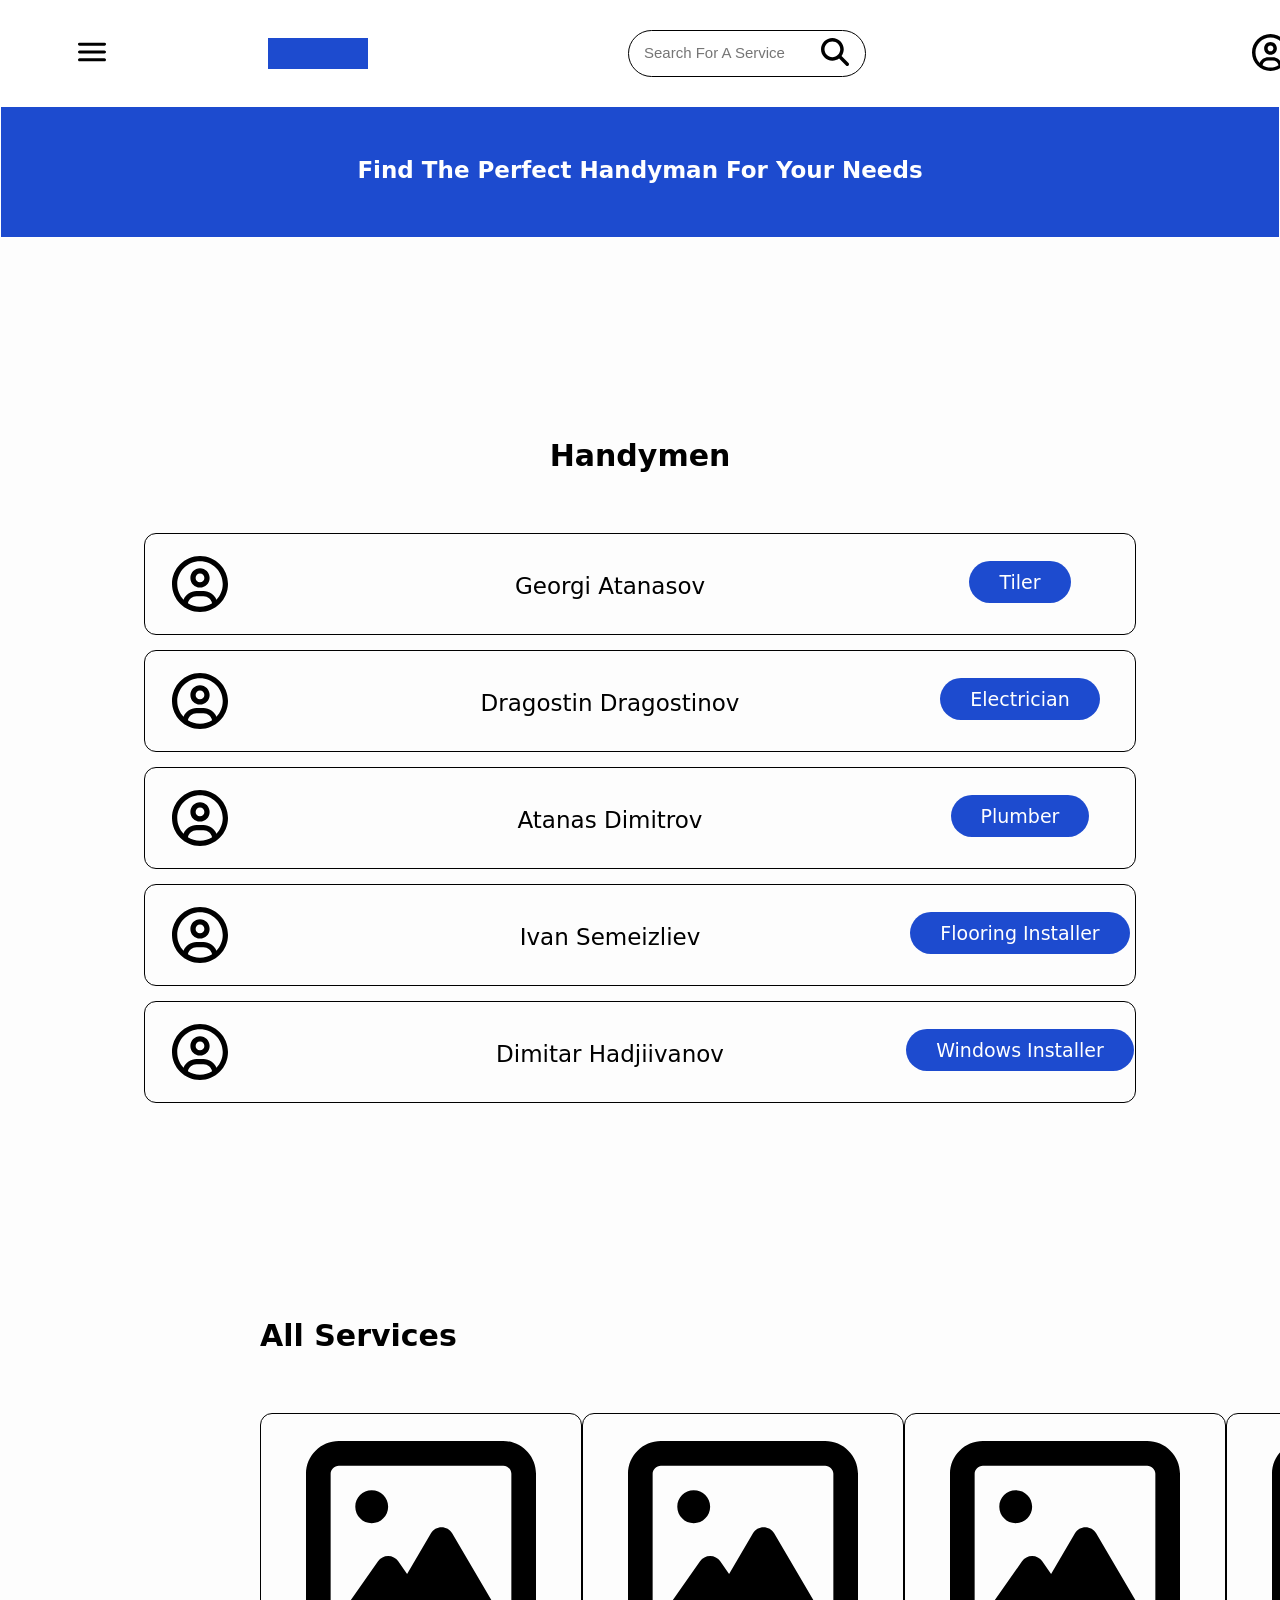
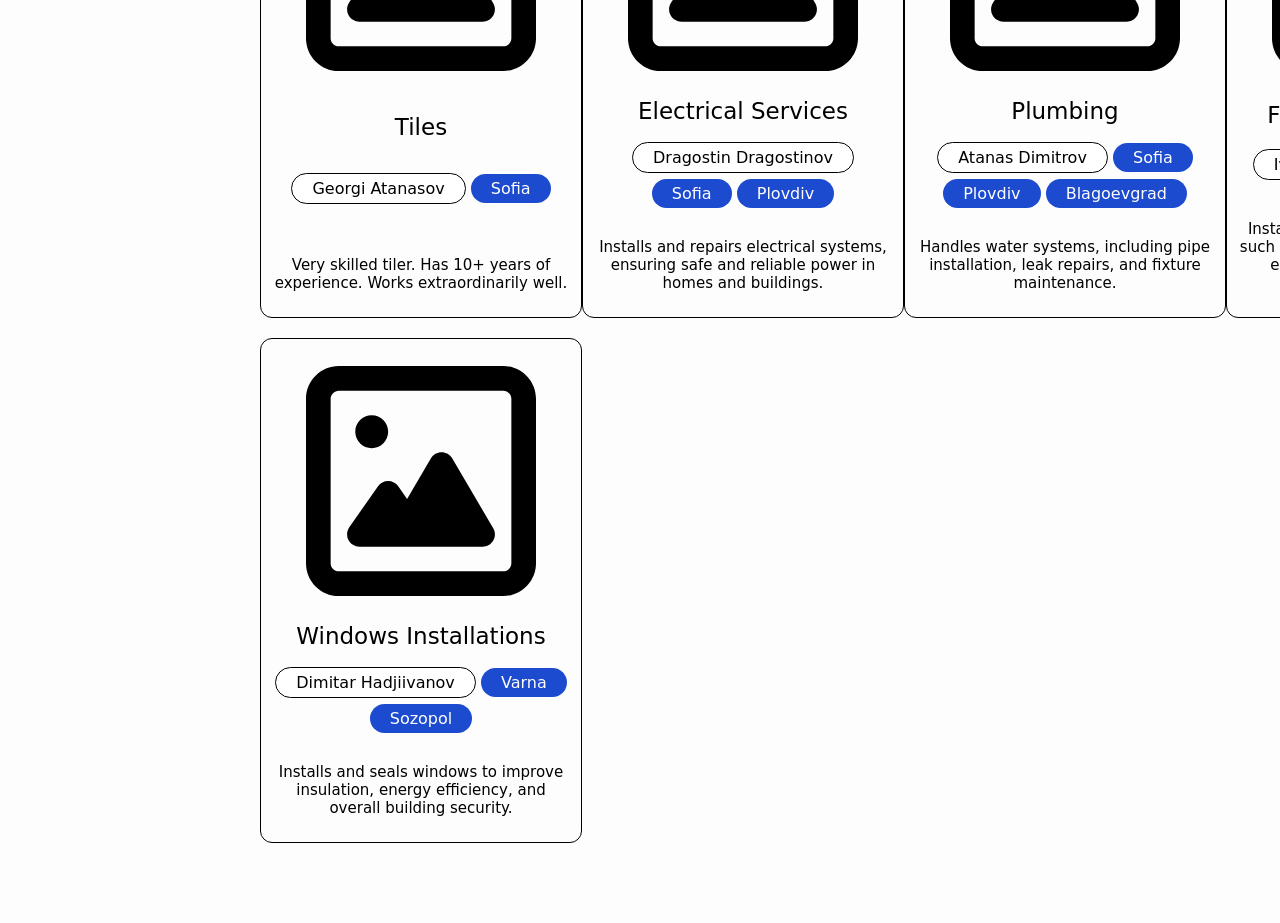
<file: Static/Index/index.html>
<!DOCTYPE html>
<html>
  <head>
    <title>Index</title>
    <meta charset="UTF-8">
    <meta name="viewport" content="width=device-width, initial-scale=1.0">
    <link rel="stylesheet" href="index.css">
    <link rel="stylesheet" href="index_tailwind.css">
    <link rel="stylesheet" href="../Others/Navbar/navbar.css">
    <link rel="stylesheet" href="../Others/Navbar/navbar_tailwind.css">
    <link rel="stylesheet" href="../Others/general.css">
    <!--<script src="https://cdn.tailwindcss.com"></script>-->
  </head>
  <body class="m-0">
    <nav class="navbar-desktop hidden">
      <div class="top-section">
        <button class="menu-button">
          <img class="menu-icon" src="../Images/Light_Theme/Others/menu_icon_L.svg">
        </button>
        <a class="logo-button">
          <div class="logo-img" href="index.html"></div>
        </a>
        <div class="search-bar">
          <input class="search-input" placeholder="Search For A Service">
          <button class="search-button">
            <img class="search-icon" src="../Images/Light_Theme/Others/search_icon_L.svg">
          </button>
        </div>
        <button class="profile-button">
          <img class="profile-icon" src="../Images/Light_Theme/Inactive/profile_icon_LI.svg">
        </button>
      </div>
    </nav>

    <nav class="navbar-mobile
    text-[13px]">
      <div class="top-section-m fixed top-[0] left-[0] right-[0] flex justify-center items-center gap-[15px] px-[10px] py-[20px] py-[23px] bg-[white] border-b border-[rgba(0,0,0,0.07)]">
        <div class="h-[25px] w-[80px] border-0 bg-[#1D4BCF]"></div>
        <div class="flex flex-1 justify-between items-center pl-[8px] pr-[6px] py-[5px] mr-[60px] border border-solid rounded-[100px]">
          <input class="flex-1 border-0 focus:ring-0 focus:outline-none" placeholder="Search For A Service">
          <img class="h-[20px] ml-[3.6px] mr-[3px]" src="../Images/Light_Theme/Others/search_icon_L.svg">
        </div>
      </div>

      <div class="bottom-section-m fixed bottom-[0] left-[0] right-[0] flex justify-between items-center pb-[6.25px] bg-[white] border-t border-[rgba(0,0,0,0.07)]">
        <a class="flex-1 flex flex-col justify-center items-center pt-[10px] border-0 bg-[transparent]" href="index.html">
          <img class="h-[22px]" src="../Images/Light_Theme/Active/home_icon_LA.svg">
          <p class="mt-[7px] mb-[0]">Home</p>
        </a>
        <a class="flex-1 flex flex-col justify-center items-center pt-[10px] border-0 bg-[transparent]" href="../Services/services.html">
          <img class="h-[22px]" src="../Images/Light_Theme/Inactive/services_icon_LI.svg">
          <p class="mt-[7px] mb-[0]">Services</p>
        </a>
        <a class="flex-1 flex flex-col justify-center items-center pt-[10px] border-0 bg-[transparent]" href="../Handymen/handymen.html">
          <img class="h-[22px]" src="../Images/Light_Theme/Inactive/handymen_icon_LI.svg">
          <p class="mt-[7px] mb-[0]">Handymen</p>
        </a>
        <a class="flex-1 flex flex-col justify-center items-center pt-[10px] border-0 bg-[transparent]">
          <img class="h-[22px]" src="../Images/Light_Theme/Inactive/profile_icon_LI.svg">
          <p class="mt-[7px] mb-[0]">Profile</p>
        </a>
      </div>
    </nav>
    
    <section class="intro-section
    flex text-center text-[white] bg-[#1D4BCF] text-[18px] font-[700] py-[38px] mt-[10px]">
      <div class="intro
      flex-1">
        <p class="flex-1">Find The Perfect Handyman For Your Needs</p>
      </div>
    </section>

    <main class="text-center">
      <section class="handymen-leaderboard-section
      my-[80px]">
        <h1 class="handymen-leaderboard-header
        text-[30px] font-[550]">Handymen</h1>
        <div class="handymen-leaderboard
        mt-[50px]">
          <div class="leaderboard-handyman
          grid grid-cols-[1fr_2fr_1fr] justify-between items-center px-[10px] mx-[5px] mt-[5px] border border-black rounded-[6px]">
            <div class="handyman-left-section
            flex justify-start">
              <img class="handyman-profile-picture
              h-[33px]" src="../Images/Light_Theme/Inactive/profile_icon_LI.svg">
            </div>
            <div class="handyman-middle-section">
              <p class="handyman-name text-center">Georgi Atanasov</p>
            </div>
            <div class="handyman-right-section
            flex justify-center items-center">
              <button class="handyman-specialty
              text-[white] bg-[#1D4BCF] px-[13px] py-[4px] my-[7px] border-[0] rounded-[100px] text-[14px]">Tiler</button>
            </div>
          </div>

          <div class="leaderboard-handyman
          grid grid-cols-[1fr_2fr_1fr] justify-between items-center px-[10px] mx-[5px] mt-[5px] border border-black rounded-[6px]">
            <div class="handyman-left-section
            flex justify-start">
              <img class="handyman-profile-picture
              h-[33px]" src="../Images/Light_Theme/Inactive/profile_icon_LI.svg">
            </div>
            <div class="handyman-middle-section">
              <p class="handyman-name">Dragostin Dragostinov</p>
            </div>
            <div class="handyman-right-section
            flex justify-center items-center">
              <button class="handyman-specialty
              text-[white] bg-[#1D4BCF] px-[13px] py-[4px] my-[7px] border-[0] rounded-[100px] text-[14px]">Electrician</button>
            </div>
          </div>

          <div class="leaderboard-handyman
          grid grid-cols-[1fr_2fr_1fr] justify-between items-center px-[10px] mx-[5px] mt-[5px] border border-black rounded-[6px]">
            <div class="handyman-left-section
            flex justify-start">
              <img class="handyman-profile-picture
              h-[33px]" src="../Images/Light_Theme/Inactive/profile_icon_LI.svg">
            </div>
            <div class="handyman-middle-section">
              <p class="handyman-name">Atanas Dimitrov</p>
            </div>
            <div class="handyman-right-section
            flex justify-center items-center">
              <button class="handyman-specialty
              text-[white] bg-[#1D4BCF] px-[13px] py-[4px] my-[7px] border-[0] rounded-[100px] text-[14px]">Plumber</button>
            </div>
          </div>

          <div class="leaderboard-handyman
          grid grid-cols-[1fr_2fr_1fr] justify-between items-center px-[10px] mx-[5px] mt-[5px] border border-black rounded-[6px]">
            <div class="handyman-left-section
            flex justify-start">
              <img class="handyman-profile-picture
              h-[33px]" src="../Images/Light_Theme/Inactive/profile_icon_LI.svg">
            </div>
            <div class="handyman-middle-section">
              <p class="handyman-name">Ivan Semeizliev</p>
            </div>
            <div class="handyman-right-section
            flex justify-center items-center">
              <button class="handyman-specialty
              text-[white] bg-[#1D4BCF] px-[13px] py-[4px] my-[7px] border-[0] rounded-[100px] text-[14px] leading-[15px]">Flooring Installer</button>
            </div>
          </div>

          <div class="leaderboard-handyman
          grid grid-cols-[1fr_2fr_1fr] justify-between items-center px-[10px] mx-[5px] mt-[5px] border border-black rounded-[6px] ">
            <div class="handyman-left-section
            flex justify-start">
              <img class="handyman-profile-picture
              h-[33px]" src="../Images/Light_Theme/Inactive/profile_icon_LI.svg">
            </div>
            <div class="handyman-middle-section">
              <p class="handyman-name">Dimitar Hadjiivanov</p>
            </div>
            <div class="handyman-right-section
            flex justify-center items-center">
              <button class="handyman-specialty
              text-[white] bg-[#1D4BCF] px-[13px] py-[4px] my-[7px] border-[0] rounded-[100px] text-[14px] leading-[15px]">Windows Installer</button>
            </div>
          </div>

        </div>
      </section>

      <section class="all-services-section
      mt-[120px] mb-[80px] mx-[10px]">
        <h1 class="all-services-header
        text-[30px] font-[550]">All Services</h1>
        <div class="all-services-grid
        grid grid-cols-2 gap-[10px] mt-[50px]">
          <div class="service
          flex flex-col justify-center items-center px-[3px] pt-[14px] border border-black border-solid rounded-[15px]">
            <div class="service-top">
              <img class="image-icon
              h-[150px]" src="../Images/Light_Theme/Others/image_icon_L.svg">
            </div>
            <div class="service-middle-top">
              <p class="service-title">Tiles</p>
            </div>
            <div class="service-middle-bottom
            mt-[-8px] pb-[13px]">
              <button class="service-handyman
              px-[13px] py-[4px] my-[4px] bg-[white] border border-black border-solid rounded-[100px] text-[13px]">Georgi Atanasov</button>
              <button class="service-location
              text-[white] bg-[#1D4BCF] px-[13px] py-[4px] my-[3px] border-[0] rounded-[100px] text-[13px]">Sofia</button>
            </div>
            <div class="service-bottom">
              <p class="service-description
              text-[12px]">Very skilled tiler. Has 10+ years of experience. Works extraordinarily well.</p>
            </div>
          </div>

          <div class="service
          flex flex-col justify-center items-center px-[3px] pt-[14px] border border-black border-solid rounded-[15px]">
            <div class="service-top">
              <img class="image-icon
              h-[150px]" src="../Images/Light_Theme/Others/image_icon_L.svg">
            </div>
            <div class="service-middle-top">
              <p class="service-title">Electrical Services</p>
            </div>
            <div class="service-middle-bottom
            mt-[-8px] pb-[13px]">
              <button class="service-handyman
              px-[13px] py-[4px] my-[4px] bg-[white] border border-black border-solid rounded-[100px] text-[13px]">Dragostin Dragostinov</button>
              <button class="service-location
              text-[white] bg-[#1D4BCF] px-[13px] py-[4px] my-[3px] border-[0] rounded-[100px] text-[13px]">Sofia</button>
              <button class="service-location
              text-[white] bg-[#1D4BCF] px-[13px] py-[4px] my-[3px] border-[0] rounded-[100px] text-[13px]">Plovdiv</button>
            </div>
            <div class="service-bottom">
              <p class="service-description
              text-[12px]">Installs and repairs electrical systems, ensuring safe and reliable power in homes and buildings.</p>
            </div>
          </div>

          <div class="service
          flex flex-col justify-center items-center px-[3px] pt-[14px] border border-black border-solid rounded-[15px]">
            <div class="service-top">
              <img class="image-icon
              h-[150px]" src="../Images/Light_Theme/Others/image_icon_L.svg">
            </div>
            <div class="service-middle-top">
              <p class="service-title">Plumbing</p>
            </div>
            <div class="service-middle-bottom
            mt-[-8px] pb-[13px]">
              <button class="service-handyman
              px-[13px] py-[4px] my-[4px] bg-[white] border border-black border-solid rounded-[100px] text-[13px]">Atanas Dimitrov</button>
              <button class="service-location
              text-[white] bg-[#1D4BCF] px-[13px] py-[4px] my-[3px] border-[0] rounded-[100px] text-[13px]">Sofia</button>
              <button class="service-location
              text-[white] bg-[#1D4BCF] px-[13px] py-[4px] my-[3px] border-[0] rounded-[100px] text-[13px]">Plovdiv</button>
              <button class="service-location
              text-[white] bg-[#1D4BCF] px-[13px] py-[4px] my-[3px] border-[0] rounded-[100px] text-[13px]">Blagoevgrad</button>
            </div>
            <div class="service-bottom">
              <p class="service-description
              text-[12px]">Handles water systems, including pipe installation, leak repairs, and fixture maintenance.</p>
            </div>
          </div>

          <div class="service
          flex flex-col justify-center items-center px-[3px] pt-[14px] border border-black border-solid rounded-[15px]">
            <div class="service-top">
              <img class="image-icon
              h-[150px]" src="../Images/Light_Theme/Others/image_icon_L.svg">
            </div>
            <div class="service-middle-top">
              <p class="service-title">Flooring Installations</p>
            </div>
            <div class="service-middle-bottom
            mt-[-8px] pb-[13px]">
              <button class="service-handyman
              px-[13px] py-[4px] my-[4px] bg-[white] border border-black border-solid rounded-[100px] text-[13px]">Ivan Semeilziev</button>
              <button class="service-location
              text-[white] bg-[#1D4BCF] px-[13px] py-[4px] my-[3px] border-[0] rounded-[100px] text-[13px]">Burgas</button>
            </div>
            <div class="service-bottom">
              <p class="service-description
              text-[12px]">Installs and finishes flooring surfaces such as laminate, hardwood, and vinyl, ensuring durability and a clean appearance.</p>
            </div>
          </div>

          <div class="service
          flex flex-col justify-center items-center px-[3px] pt-[14px] border border-black border-solid rounded-[15px]">
            <div class="service-top">
              <img class="image-icon
              h-[150px]" src="../Images/Light_Theme/Others/image_icon_L.svg">
            </div>
            <div class="service-middle-top">
              <p class="service-title">Windows Installations</p>
            </div>
            <div class="service-middle-bottom
            mt-[-8px] pb-[13px]">
              <button class="service-handyman
              px-[13px] py-[4px] my-[4px] bg-[white] border border-black border-solid rounded-[100px] text-[13px]">Dimitar Hadjiivanov</button>
              <button class="service-location
              text-[white] bg-[#1D4BCF] px-[13px] py-[4px] my-[3px] border-[0] rounded-[100px] text-[13px]">Varna</button>
              <button class="service-location
              text-[white] bg-[#1D4BCF] px-[13px] py-[4px] my-[3px] border-[0] rounded-[100px] text-[13px]">Sozopol</button>
            </div>
            <div class="service-bottom">
              <p class="service-description
              text-[12px]">Installs and seals windows to improve insulation, energy efficiency, and overall building security.</p>
            </div>
          </div>

        </div>
      </section>
    </main>
  </body>
</html>
</file>
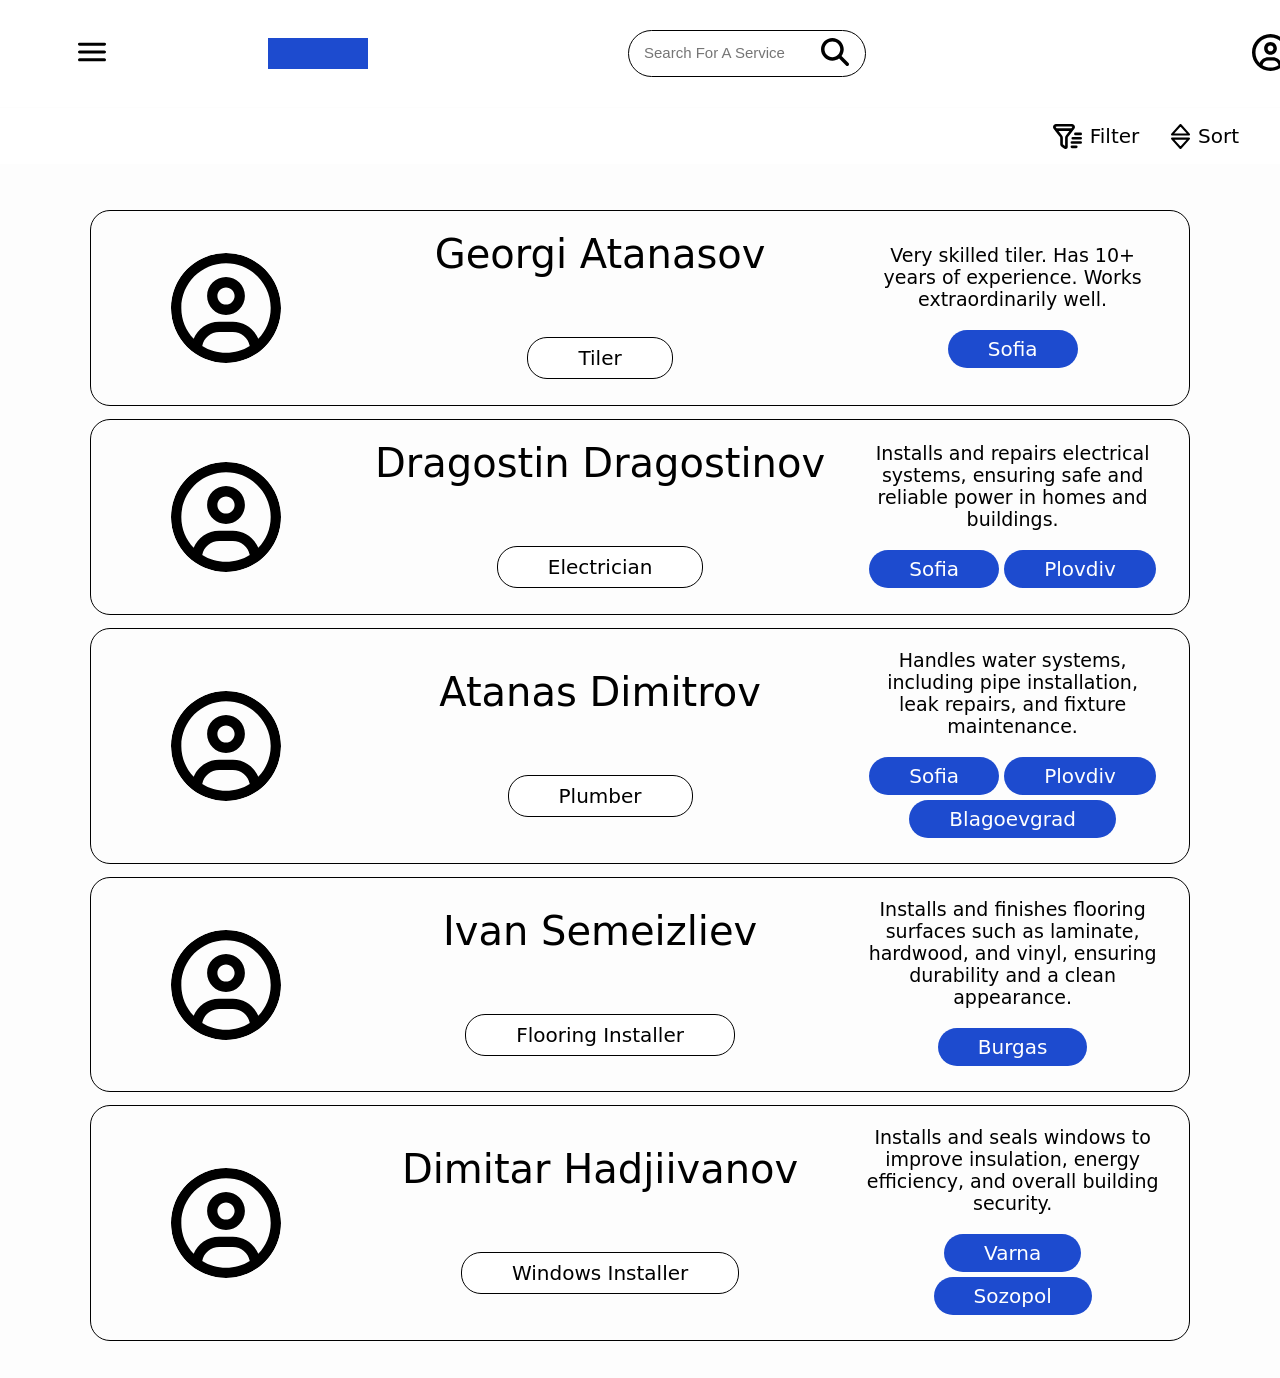
<file: Static/Handymen/handymen.html>
<!DOCTYPE html>
<html>
  <head>
    <title>Handymen</title>
    <meta charset="UTF-8">
    <meta name="viewport" content="width=device-width, initial-scale=1.0">
    <link rel="stylesheet" href="handymen.css">
    <link rel="stylesheet" href="handymen_tailwind.css">
    <link rel="stylesheet" href="../Others/Navbar/navbar.css">
    <link rel="stylesheet" href="../Others/Navbar/navbar_tailwind.css">
    <link rel="stylesheet" href="../Others/general.css">
  </head>
  <body>
    <nav class="navbar-desktop hidden">
      <div class="top-section">
        <button class="menu-button">
          <img class="menu-icon" src="../Images/Light_Theme/Others/menu_icon_L.svg">
        </button>
        <a class="logo-button">
          <div class="logo-img"></div>
        </a>
        <div class="search-bar">
          <input class="search-input" placeholder="Search For A Service">
          <button class="search-button">
            <img class="search-icon" src="../Images/Light_Theme/Others/search_icon_L.svg">
          </button>
        </div>
        <button class="profile-button">
          <img class="profile-icon" src="../Images/Light_Theme/Inactive/profile_icon_LI.svg">
        </button>
      </div>
    </nav>

    <nav class="navbar-mobile
    text-[13px]">
      <div class="top-section-m fixed top-[0] left-[0] right-[0] flex justify-center items-center gap-[15px] px-[10px] py-[20px] py-[23px] bg-[white] border-b border-[rgba(0,0,0,0.07)]">
        <div class="h-[25px] w-[80px] border-0 bg-[#1D4BCF]"></div>
        <div class="flex flex-1 justify-between items-center pl-[8px] pr-[6px] py-[5px] mr-[60px] border border-solid rounded-[100px]">
          <input class="flex-1 border-0 focus:ring-0 focus:outline-none" placeholder="Search For A Service">
          <img class="h-[20px] ml-[3.6px] mr-[3px]" src="../Images/Light_Theme/Others/search_icon_L.svg">
        </div>
      </div>

      <div class="bottom-section-m fixed bottom-[0] left-[0] right-[0] flex justify-between items-center pb-[6.25px] bg-[white] border-t border-[rgba(0,0,0,0.07)]">
        <a class="flex-1 flex flex-col justify-center items-center pt-[10px] border-0 bg-[transparent]" href="../Index/index.html">
          <img class="h-[22px]" src="../Images/Light_Theme/Inactive/home_icon_LI.svg">
          <p class="mt-[7px] mb-[0]">Home</p>
        </a>
        <a class="flex-1 flex flex-col justify-center items-center pt-[10px] border-0 bg-[transparent]" href="../Services/services.html">
          <img class="h-[22px]" src="../Images/Light_Theme/Inactive/services_icon_LI.svg">
          <p class="mt-[7px] mb-[0]">Services</p>
        </a>
        <a class="flex-1 flex flex-col justify-center items-center pt-[10px] border-0 bg-[transparent]" href="handymen.html">
          <img class="h-[22px]" src="../Images/Light_Theme/Active/handymen_icon_LA.svg">
          <p class="mt-[7px] mb-[0]">Handymen</p>
        </a>
        <a class="flex-1 flex flex-col justify-center items-center pt-[10px] border-0 bg-[transparent]">
          <img class="h-[22px]" src="../Images/Light_Theme/Inactive/profile_icon_LI.svg">
          <p class="mt-[7px] mb-[0]">Profile</p>
        </a>
      </div>
    </nav>

    <main>
      <section class="sort-section">
        <div class="sort-bar
        fixed top-[80px] left-[0px] right-[0px] flex justify-end items-center py-[11px] pr-[12px] bg-[white] border-b border-[rgba(0,0,0,0.07)]">
          <button class="sort-bar-button filter-button
          flex justify-center items-center mr-[7px] bg-[white] border-0">
            <img class="sort-bar-icon
            h-[17px] mr-[5px]" src="../Images/Light_Theme/Inactive/filter_icon_LI.svg">
            <p class="m-[0px] text-[13px]">Filter</p>
          </button>
          <button class="sort-bar-button sort-button
          flex justify-center items-center bg-[white] border-0">
            <img class="sort-bar-icon
            h-[17px] mr-[5px]" src="../Images/Light_Theme/Inactive/sort_icon_LI.svg">
            <p class="m-[0px] text-[13px]">Sort</p>
          </button>
        </div>
      </section> 

      <section class="handymen-section">
        <div class="handymen
        grid grid-cols-[1fr] gap-[5.5px] mt-[80px] px-[5px]">
          <div class="handyman
          grid grid-cols-[0.23fr_0.33fr_1fr] justify-center items-center pl-[8.2px] pr-[6.2px] pt-[3px] pb-[5px] border border-black border-solid rounded-[8px]">
            <div class="handyman-left
            flex justify- test">
              <div class="handyman-profile-picture-c
              ml-[8.3px] h-[42px] w-[42px]">
                <img class="handyman-profile-picture
                h-[100%] w-[100%] rounded-[100px]" src="../Images/Light_Theme/Inactive/profile_icon_LI.svg">
              </div>
            </div>
            <div class="handyman-middle
            flex flex-col justify-center items-center ml-[8.3px]">
              <p class="handyman-name
              text-center text-[14.3px] leading-[14.7px] mt-[0px] mb-[5px] px-[8px]">Georgi Atanasov</p>
              <div class="handyman-specialties
              flex flex-col justify-center items-center gap-[1.7px]">
                <button class="handyman-specialty
                text-center text-[12px] leading-[12px] leading-[12px] px-[10px] py-[3.1px] bg-[white] border border-black border-solid rounded-[100px]">Tiler</button>
              </div>
            </div>
            <div class="handyman-right
            flex flex-col justify-center items-center ml-[4.4px]">
              <p class="handyman-description
              text-[11.3px] mb-[5px]">Very skilled tiler. Has 10+ years of experience. Works extraordinarily well.</p>
              <div class="handyman-locations">
                <button class="handyman-location
                text-center text-[12px] leading-[12px] text-[white] bg-[#1D4BCF] px-[10px] py-[3.1px] border-[0] rounded-[100px]">Sofia</button>
              </div>
            </div>
          </div>
          
          <div class="handyman
          grid grid-cols-[0.23fr_0.33fr_1fr] justify-center items-center pl-[8.2px] pr-[6.2px] pt-[3px] pb-[5px] border border-black border-solid rounded-[8px]">
            <div class="handyman-left
            flex justify- test">
              <div class="handyman-profile-picture-c
              ml-[8.3px] h-[42px] w-[42px]">
                <img class="handyman-profile-picture
                h-[100%] w-[100%] rounded-[100px]" src="../Images/Light_Theme/Inactive/profile_icon_LI.svg">
              </div>
            </div>
            <div class="handyman-middle
            flex flex-col justify-center items-center ml-[8.3px]">
              <p class="handyman-name
              text-center text-[14.3px] leading-[14.7px] mt-[0px] mb-[5px] px-[8px]">Dragostin Dragostinov</p>
              <div class="handyman-specialties
              flex flex-col justify-center items-center gap-[1.7px]">
                <button class="handyman-specialty
                text-center text-[12px] leading-[12px] px-[10px] py-[3.1px] bg-[white] border border-black border-solid rounded-[100px]">Electrician</button>
              </div>
            </div>
            <div class="handyman-right
            flex flex-col justify-center items-center ml-[4.4px]">
              <p class="handyman-description
              text-[11.3px] mb-[5px]">Installs and repairs electrical systems, ensuring safe and reliable power in homes and buildings.</p>
              <div class="handyman-locations">
                <button class="handyman-location
                text-center text-[12px] leading-[12px] text-[white] bg-[#1D4BCF] px-[10px] py-[3.1px] border-[0] rounded-[100px]">Sofia</button>
                <button class="handyman-location
                text-center text-[12px] leading-[12px] text-[white] bg-[#1D4BCF] px-[10px] py-[3.1px] border-[0] rounded-[100px]">Plovdiv</button>
              </div>
            </div>
          </div>

          <div class="handyman
          grid grid-cols-[0.23fr_0.33fr_1fr] justify-center items-center pl-[8.2px] pr-[6.2px] pt-[3px] pb-[5px] border border-black border-solid rounded-[8px]">
            <div class="handyman-left
            flex justify- test">
              <div class="handyman-profile-picture-c
              ml-[8.3px] h-[42px] w-[42px]">
                <img class="handyman-profile-picture
                h-[100%] w-[100%] rounded-[100px]" src="../Images/Light_Theme/Inactive/profile_icon_LI.svg">
              </div>
            </div>
            <div class="handyman-middle
            flex flex-col justify-center items-center ml-[8.3px]">
              <p class="handyman-name
              text-center text-[14.3px] leading-[14.7px] mt-[0px] mb-[5px] px-[8px]">Atanas Dimitrov</p>
              <div class="handyman-specialties
              flex flex-col justify-center items-center gap-[1.7px]">
                <button class="handyman-specialty
                text-center text-[12px] leading-[12px] leading-[12px] px-[10px] py-[3.1px] bg-[white] border border-black border-solid rounded-[100px]">Plumber</button>
              </div>
            </div>
            <div class="handyman-right
            flex flex-col justify-center items-center ml-[4.4px]">
              <p class="handyman-description
              text-[11.3px] mb-[5px]">Handles water systems, including pipe installation, leak repairs, and fixture maintenance.</p>
              <div class="handyman-locations">
                <button class="handyman-location
                text-center text-[12px] leading-[12px] text-[white] bg-[#1D4BCF] px-[10px] py-[3.1px] border-[0] rounded-[100px]">Sofia</button>
                <button class="handyman-location
                text-center text-[12px] leading-[12px] text-[white] bg-[#1D4BCF] px-[10px] py-[3.1px] border-[0] rounded-[100px]">Plovdiv</button>
                <button class="handyman-location
                text-center text-[12px] leading-[12px] text-[white] bg-[#1D4BCF] px-[10px] py-[3.1px] border-[0] rounded-[100px]">Blagoevgrad</button>
              </div>
            </div>
          </div>

          <div class="handyman
          grid grid-cols-[0.23fr_0.33fr_1fr] justify-center items-center pl-[8.2px] pr-[6.2px] pt-[3px] pb-[5px] border border-black border-solid rounded-[8px]">
            <div class="handyman-left
            flex justify- test">
              <div class="handyman-profile-picture-c
              ml-[8.3px] h-[42px] w-[42px]">
                <img class="handyman-profile-picture
                h-[100%] w-[100%] rounded-[100px]" src="../Images/Light_Theme/Inactive/profile_icon_LI.svg">
              </div>
            </div>
            <div class="handyman-middle
            flex flex-col justify-center items-center ml-[8.3px]">
              <p class="handyman-name
              text-center text-[14.3px] leading-[14.7px] mt-[0px] mb-[5px] px-[8px]">Ivan Semeizliev</p>
              <div class="handyman-specialties
              flex flex-col justify-center items-center gap-[1.7px]">
                <button class="handyman-specialty
                text-center text-[12px] leading-[12px] px-[10px] py-[3.1px] bg-[white] border border-black border-solid rounded-[100px]">Flooring Installer</button>
              </div>
            </div>
            <div class="handyman-right
            flex flex-col justify-center items-center ml-[4.4px]">
              <p class="handyman-description
              text-[11.3px] mb-[5px]">Installs and finishes flooring surfaces such as laminate, hardwood, and vinyl, ensuring durability and a clean appearance.</p>
              <div class="handyman-locations">
                <button class="handyman-location
                text-center text-[12px] leading-[12px] text-[white] bg-[#1D4BCF] px-[10px] py-[3.1px] border-[0] rounded-[100px]">Burgas</button>
              </div>
            </div>
          </div>

          <div class="handyman
          grid grid-cols-[0.23fr_0.33fr_1fr] justify-center items-center pl-[8.2px] pr-[6.2px] pt-[3px] pb-[5px] border border-black border-solid rounded-[8px]">
            <div class="handyman-left
            flex justify- test">
              <div class="handyman-profile-picture-c
              ml-[8.3px] h-[42px] w-[42px]">
                <img class="handyman-profile-picture
                h-[100%] w-[100%] rounded-[100px]" src="../Images/Light_Theme/Inactive/profile_icon_LI.svg">
              </div>
            </div>
            <div class="handyman-middle
            flex flex-col justify-center items-center ml-[8.3px]">
              <p class="handyman-name
              text-center text-[14.3px] leading-[14.7px] mt-[0px] mb-[5px] px-[8px]">Dimitar Hadjiivanov</p>
              <div class="handyman-specialties
              flex flex-col justify-center items-center gap-[1.7px]">
                <button class="handyman-specialty
                text-center text-[12px] leading-[12px] px-[10px] py-[3.1px] bg-[white] border border-black border-solid rounded-[100px]">Windows Installer</button>
              </div>
            </div>
            <div class="handyman-right
            flex flex-col justify-center items-center ml-[4.4px]">
              <p class="handyman-description
              text-[11.3px] mb-[5px]">Installs and seals windows to improve insulation, energy efficiency, and overall building security.</p>
              <div class="handyman-locations">
                <button class="handyman-location
                text-center text-[12px] leading-[12px] text-[white] bg-[#1D4BCF] px-[10px] py-[3.1px] border-[0] rounded-[100px]">Varna</button>
                <button class="handyman-location
                text-center text-[12px] leading-[12px] text-[white] bg-[#1D4BCF] px-[10px] py-[3.1px] border-[0] rounded-[100px]">Sozopol</button>
              </div>
            </div>
          </div>

          

          
        </div>
      </section>
    </main>
  </body>
</html>
</file>
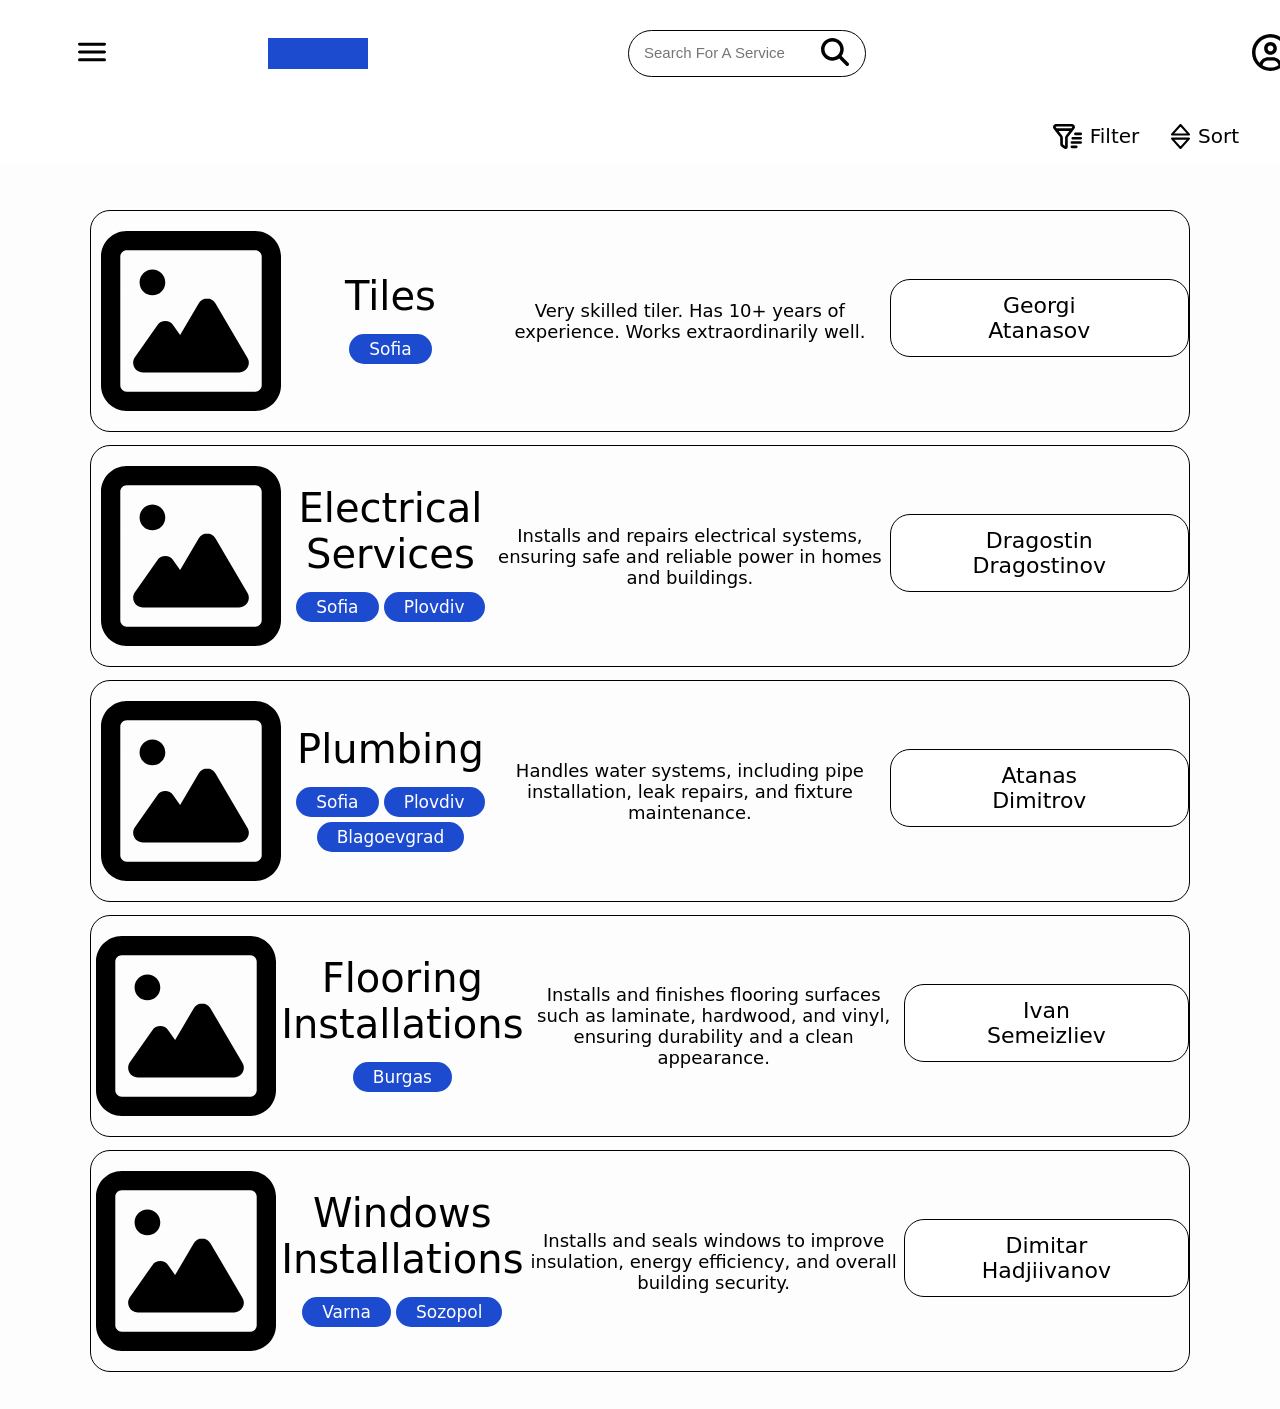
<file: Static/Services/services.html>
<!DOCTYPE html>
<html>
  <head>
    <title>Services</title>
    <meta charset="UTF-8">
    <meta name="viewport" content="width=device-width, initial-scale=1.0">
    <link rel="stylesheet" href="services.css">
    <link rel="stylesheet" href="services_tailwind.css">
    <link rel="stylesheet" href="../Others/Navbar/navbar.css">
    <link rel="stylesheet" href="../Others/Navbar/navbar_tailwind.css">
    <link rel="stylesheet" href="../Others/general.css">
    <!--<script src="https://cdn.tailwindcss.com"></script>-->
  </head>
  <body class="m-[0px]">
    <nav class="navbar-desktop hidden">
      <div class="top-section">
        <button class="menu-button">
          <img class="menu-icon" src="../Images/Light_Theme/Others/menu_icon_L.svg">
        </button>
        <a class="logo-button" href="../Index/index.html">
          <div class="logo-img"></div>
        </a>
        <div class="search-bar">
          <input class="search-input" placeholder="Search For A Service">
          <button class="search-button">
            <img class="search-icon" src="../Images/Light_Theme/Others/search_icon_L.svg">
          </button>
        </div>
        <button class="profile-button">
          <img class="profile-icon" src="../Images/Light_Theme/Inactive/profile_icon_LI.svg">
        </button>
      </div>
    </nav>

    <nav class="navbar-mobile
    text-[13px]">
      <div class="top-section-m fixed top-[0] left-[0] right-[0] flex justify-center items-center gap-[15px] px-[10px] py-[20px] py-[23px] bg-[white] border-b border-[rgba(0,0,0,0.07)]">
        <div class="h-[25px] w-[80px] border-0 bg-[#1D4BCF]"></div>
        <div class="flex flex-1 justify-between items-center pl-[8px] pr-[6px] py-[5px] mr-[60px] border border-solid rounded-[100px]">
          <input class="flex-1 border-0 focus:ring-0 focus:outline-none" placeholder="Search For A Service">
          <img class="h-[20px] ml-[3.6px] mr-[3px]" src="../Images/Light_Theme/Others/search_icon_L.svg">
        </div>
      </div>

      <div class="bottom-section-m fixed bottom-[0] left-[0] right-[0] flex justify-between items-center pb-[6.25px] bg-[white] border-t border-[rgba(0,0,0,0.07)]">
        <a class="flex-1 flex flex-col justify-center items-center pt-[10px] border-0 bg-[transparent]" href="../Index/index.html">
          <img class="h-[22px]" src="../Images/Light_Theme/Inactive/home_icon_LI.svg">
          <p class="mt-[7px] mb-[0]">Home</p>
        </a>
        <a class="flex-1 flex flex-col justify-center items-center pt-[10px] border-0 bg-[transparent]">
          <img class="h-[22px]" src="../Images/Light_Theme/Active/services_icon_LA.svg" href="services.html">
          <p class="mt-[7px] mb-[0]">Services</p>
        </a>
        <a class="flex-1 flex flex-col justify-center items-center pt-[10px] border-0 bg-[transparent]" href="../Handymen/handymen.html">
          <img class="h-[22px]" src="../Images/Light_Theme/Inactive/handymen_icon_LI.svg">
          <p class="mt-[7px] mb-[0]">Handymen</p>
        </a>
        <a class="flex-1 flex flex-col justify-center items-center pt-[10px] border-0 bg-[transparent]">
          <img class="h-[22px]" src="../Images/Light_Theme/Inactive/profile_icon_LI.svg">
          <p class="mt-[7px] mb-[0]">Profile</p>
        </a>
      </div>
    </nav>

    <section class="sort-section">
      <div class="sort-bar
      fixed top-[80px] left-[0px] right-[0px] flex justify-end items-center py-[11px] pr-[12px] bg-[white] border-b border-[rgba(0,0,0,0.07)]">
        <button class="sort-bar-button filter-button
        flex justify-center items-center mr-[7px] bg-[white] border-0">
          <img class="sort-bar-icon
          h-[17px] mr-[5px]" src="../Images/Light_Theme/Inactive/filter_icon_LI.svg">
          <p class="m-[0px] text-[13px]">Filter</p>
        </button>
        <button class="sort-bar-button sort-button
        flex justify-center items-center bg-[white] border-0">
          <img class="sort-bar-icon
          h-[17px] mr-[5px]" src="../Images/Light_Theme/Inactive/sort_icon_LI.svg">
          <p class="m-[0px] text-[13px]">Sort</p>
        </button>
      </div>
    </section>

    <main>
      <section class="services-section">
        <div class="all-services
        grid grid-cols-[1fr] gap-[5.5px] mt-[80px] px-[5px]">
          <div class="service
          grid grid-cols-[0.9fr_1fr_2fr_1.5fr] justify-center items-center pl-[8.2px] pr-[6.2px] py-[9px] border border-black border-solid rounded-[8px]">
            <div class="service-left
            flex justify- test">
              <img class="service-image
              h-[55px]" src="../Images/Light_Theme/Others/image_icon_L.svg">            
            </div>
            <div class="service-middle-left
            flex flex-col justify-center items-center">
              <p class="service-title
              text-center text-[15.15px] leading-[14.7px] mt-[0px] mb-[5px] px-[8px]">Tiles</p>
              <div class="service-locations
              flex flex-col justify-center items-center gap-[1.7px]">
                <button class="service-location
                text-center text-[12px] text-[white] bg-[#1D4BCF] px-[10px] py-[1.7px] border-[0] rounded-[100px]">Sofia</button>
              </div>
            </div>
            <div class="service-middle-right
            flex justify-center px-[3px]">
              <p class="service-description
              m-[0px] text-center text-[11.5px] leading-[14px]">Very skilled tiler. Has 10+ years of experience. Works extraordinarily well.</p>  
            </div>
            <div class="service-right
            flex justify-center pl-[7px] pr=[2px]">
              <button class="service-handyman
              text-center text-[12px] px-[9px] py-[3px] bg-[white] border border-black border-solid rounded-[15px]">Georgi Atanasov</button>
            </div>
          </div>

          <div class="service
          grid grid-cols-[0.9fr_1fr_2fr_1.5fr] justify-center items-center pl-[8.2px] pr-[6.2px] py-[9px] border border-black border-solid rounded-[8px]">
            <div class="service-left
            flex justify- test">
              <img class="service-image
              h-[55px]" src="../Images/Light_Theme/Others/image_icon_L.svg">            
            </div>
            <div class="service-middle-left
            flex flex-col justify-center items-center">
              <p class="service-title
              text-center text-[15.15px] leading-[14.7px] mt-[0px] mb-[5px] px-[8px]">Electrical Services</p>
              <div class="service-locations
              flex flex-col justify-center items-center gap-[1.7px]">
                <button class="service-location
                text-center text-[12px] text-[white] bg-[#1D4BCF] px-[10px] py-[1.7px] border-[0] rounded-[100px]">Sofia</button>
                <button class="service-location
                text-center text-[12px] text-[white] bg-[#1D4BCF] px-[10px] py-[1.7px] border-[0] rounded-[100px]">Plovdiv</button>
              </div>
            </div>
            <div class="service-middle-right
            flex justify-center px-[3px]">
              <p class="service-description
              m-[0px] text-center text-[11.5px] leading-[14px]">Installs and repairs electrical systems, ensuring safe and reliable power in homes and buildings.</p>  
            </div>
            <div class="service-right
            flex justify-center pl-[7px] pr=[2px]">
              <button class="service-handyman
              text-center text-[12px] px-[9px] py-[3px] bg-[white] border border-black border-solid rounded-[15px]">Dragostin Dragostinov</button>
            </div>
          </div>

          <div class="service
          grid grid-cols-[0.9fr_1fr_2fr_1.5fr] justify-center items-center pl-[8.2px] pr-[6.2px] py-[9px] border border-black border-solid rounded-[8px]">
            <div class="service-left
            flex justify- test">
              <img class="service-image
              h-[55px]" src="../Images/Light_Theme/Others/image_icon_L.svg">            
            </div>
            <div class="service-middle-left
            flex flex-col justify-center items-center">
              <p class="service-title
              text-center text-[15.15px] leading-[14.7px] mt-[0px] mb-[5px] px-[8px]">Plumbing</p>
              <div class="service-locations
              flex flex-col justify-center items-center gap-[1.7px]">
                <button class="service-location
                text-center text-[12px] text-[white] bg-[#1D4BCF] px-[10px] py-[1.7px] border-[0] rounded-[100px]">Sofia</button>
                <button class="service-location
                text-center text-[12px] text-[white] bg-[#1D4BCF] px-[10px] py-[1.7px] border-[0] rounded-[100px]">Plovdiv</button>
                <button class="service-location
                text-center text-[12px] text-[white] bg-[#1D4BCF] px-[10px] py-[1.7px] border-[0] rounded-[100px]">Blagoevgrad</button>
              </div>
            </div>
            <div class="service-middle-right
            flex justify-center px-[3px]">
              <p class="service-description
              m-[0px] text-center text-[11.5px] leading-[14px]">Handles water systems, including pipe installation, leak repairs, and fixture maintenance.</p>  
            </div>
            <div class="service-right
            flex justify-center pl-[7px] pr=[2px]">
              <button class="service-handyman
              text-center text-[12px] px-[9px] py-[3px] bg-[white] border border-black border-solid rounded-[15px]">Atanas Dimitrov</button>
            </div>
          </div>

          <div class="service
          grid grid-cols-[0.9fr_1fr_2fr_1.5fr] justify-center items-center pl-[8.2px] pr-[6.2px] py-[9px] border border-black border-solid rounded-[8px]">
            <div class="service-left
            flex justify- test">
              <img class="service-image
              h-[55px]" src="../Images/Light_Theme/Others/image_icon_L.svg">            
            </div>
            <div class="service-middle-left
            flex flex-col justify-center items-center">
              <p class="service-title
              text-center text-[15.15px] leading-[14.7px] mt-[0px] mb-[5px] px-[8px]">Flooring Installations</p>
              <div class="service-locations
              flex flex-col justify-center items-center gap-[1.7px]">
                <button class="service-location
                text-center text-[12px] text-[white] bg-[#1D4BCF] px-[10px] py-[1.7px] border-[0] rounded-[100px]">Burgas</button>
              </div>
            </div>
            <div class="service-middle-right
            flex justify-center px-[3px]">
              <p class="service-description
              m-[0px] text-center text-[11.5px] leading-[14px]">Installs and finishes flooring surfaces such as laminate, hardwood, and vinyl, ensuring durability and a clean appearance.</p>  
            </div>
            <div class="service-right
            flex justify-center pl-[7px] pr=[2px]">
              <button class="service-handyman
              text-center text-[12px] px-[9px] py-[3px] bg-[white] border border-black border-solid rounded-[15px]">Ivan Semeizliev</button>
            </div>
          </div>

          <div class="service
          grid grid-cols-[0.9fr_1fr_2fr_1.5fr] justify-center items-center pl-[8.2px] pr-[6.2px] py-[9px] border border-black border-solid rounded-[8px]">
            <div class="service-left
            flex justify- test">
              <img class="service-image
              h-[55px]" src="../Images/Light_Theme/Others/image_icon_L.svg">            
            </div>
            <div class="service-middle-left
            flex flex-col justify-center items-center">
              <p class="service-title
              text-center text-[15.15px] leading-[14.7px] mt-[0px] mb-[5px] px-[8px]">Windows Installations</p>
              <div class="service-locations
              flex flex-col justify-center items-center gap-[1.7px]">
                <button class="service-location
                text-center text-[12px] text-[white] bg-[#1D4BCF] px-[10px] py-[1.7px] border-[0] rounded-[100px]">Varna</button>
                <button class="service-location
                text-center text-[12px] text-[white] bg-[#1D4BCF] px-[10px] py-[1.7px] border-[0] rounded-[100px]">Sozopol</button>
              </div>
            </div>
            <div class="service-middle-right
            flex justify-center px-[3px]">
              <p class="service-description
              m-[0px] text-center text-[11.5px] leading-[14px]">Installs and seals windows to improve insulation, energy efficiency, and overall building security.</p>  
            </div>
            <div class="service-right
            flex justify-center pl-[7px] pr=[2px]">
              <button class="service-handyman
              text-center text-[12px] px-[9px] py-[3px] bg-[white] border border-black border-solid rounded-[15px]">Dimitar Hadjiivanov</button>
            </div>
          </div>
        </div>
      </section>
    </main>
  </body>
</html>
</file>
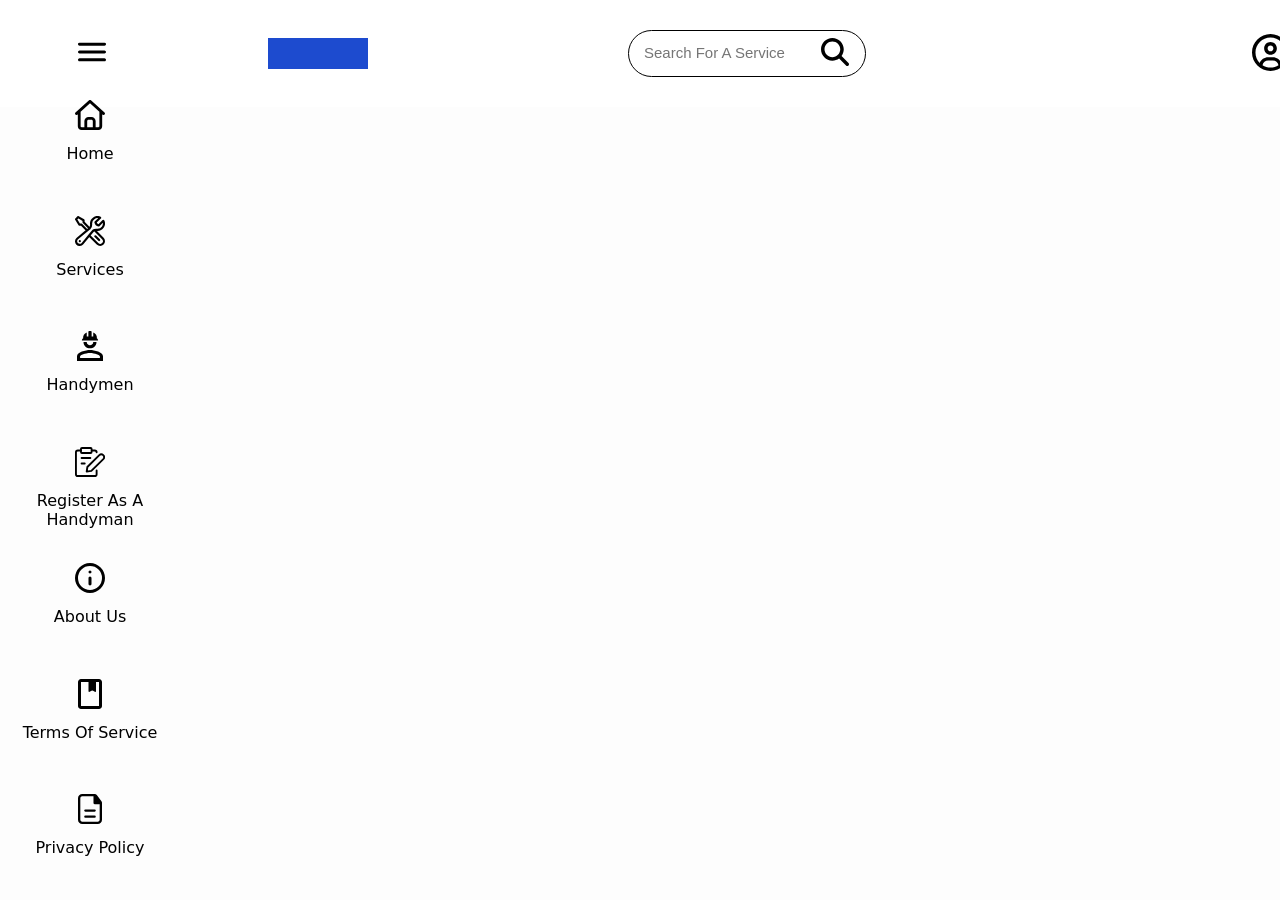
<file: Static/Others/Navbar/navbar.html>
<!DOCTYPE html>
<html>
  <head>
    <title>Navbar</title>
    <meta charset="UTF-8">
    <meta name="viewport" content="width=device-width, initial-scale=1.0">
    <link rel="stylesheet" href="navbar.css">
    <link rel="stylesheet" href="navbar_tailwind.css">
    <link rel="stylesheet" href="../general.css">
    <!--<script src="https://cdn.tailwindcss.com"></script>-->
  </head>
  <body>
    <nav class="navbar-desktop hidden">
      <div class="top-section">
        <button class="menu-button">
          <img class="menu-icon" src="../../Images/Light_Theme/Others/menu_icon_L.svg">
        </button>
        <a class="logo-button">
          <div class="logo-img"></div>
        </a>
        <div class="search-bar">
          <input class="search-input" placeholder="Search For A Service">
          <button class="search-button">
            <img class="search-icon" src="../../Images/Light_Theme/Others/search_icon_L.svg">
          </button>
        </div>
        <button class="profile-button">
          <img class="profile-icon" src="../../Images/Light_Theme/Inactive/profile_icon_LI.svg">
        </button>
      </div>

      <div class="side-section">
        <a class="sidebar-button">
          <div><img class="side-icon" src="../../Images/Light_Theme/Inactive/home_icon_LI.svg"></div>
          Home
        </a>
        <a class="sidebar-button">
          <div><img class="side-icon" src="../../Images/Light_Theme/Inactive/services_icon_LI.svg"></div>
          Services
        </a>
        <a class="sidebar-button">
          <div><img class="side-icon" src="../../Images/Light_Theme/Inactive/handymen_icon_LI.svg"></div>
          Handymen
        </a>
        <a class="sidebar-button">
          <div><img class="side-icon" src="../../Images/Light_Theme/Others/register_as_a_handyman_icon_L.svg"></div>
          Register As A Handyman
        </a>
        <a class="sidebar-button">
          <div><img class="side-icon" src="../../Images/Light_Theme/Inactive/about_us_icon_LI.svg"></div>
          About Us
        </a>
        <a class="sidebar-button">
          <div><img class="side-icon" src="../../Images/Light_Theme/Inactive/terms_of_service_icon_LI.svg"></div>
          Terms Of Service
        </a>
        <a class="sidebar-button">
          <div><img class="side-icon" src="../../Images/Light_Theme/Inactive/privacy_policy_icon_LI.svg"></div>
          Privacy Policy
        </a>
      </div>
    </nav>

    <nav class="navbar-mobile
    text-[13px]">
      <div class="top-section-m fixed top-[0] left-[0] right-[0] flex justify-center items-center gap-[15px] px-[10px] py-[20px] py-[23px] bg-[white] border-b border-[rgba(0,0,0,0.07)]">
        <div class="h-[25px] w-[80px] border-0 bg-[#1D4BCF]"></div>
        <div class="flex flex-1 justify-between items-center pl-[8px] pr-[6px] py-[5px] mr-[60px] border border-solid rounded-[100px]">
          <input class="flex-1 border-0 focus:ring-0 focus:outline-none" placeholder="Search For A Service">
          <img class="h-[20px] ml-[3.6px] mr-[3px]" src="../../Images/Light_Theme/Others/search_icon_L.svg">
        </div>
      </div>

      <div class="bottom-section-m fixed bottom-[0] left-[0] right-[0] flex justify-between items-center pb-[6.25px] bg-[white] border-t border-[rgba(0,0,0,0.07)]">
        <a class="flex-1 flex flex-col justify-center items-center pt-[10px] border-0 bg-[transparent]">
          <img class="h-[22px]" src="../../Images/Light_Theme/Inactive/home_icon_LI.svg">
          <p class="mt-[7px] mb-[0]">Home</p>
        </a>
        <a class="flex-1 flex flex-col justify-center items-center pt-[10px] border-0 bg-[transparent]">
          <img class="h-[22px]" src="../../Images/Light_Theme/Inactive/services_icon_LI.svg">
          <p class="mt-[7px] mb-[0]">Services</p>
        </a>
        <a class="flex-1 flex flex-col justify-center items-center pt-[10px] border-0 bg-[transparent]">
          <img class="h-[22px]" src="../../Images/Light_Theme/Inactive/handymen_icon_LI.svg">
          <p class="mt-[7px] mb-[0]">Handymen</p>
        </a>
        <a class="flex-1 flex flex-col justify-center items-center pt-[10px] border-0 bg-[transparent]">
          <img class="h-[22px]" src="../../Images/Light_Theme/Inactive/profile_icon_LI.svg">
          <p class="mt-[7px] mb-[0]">Profile</p>
        </a>
      </div>
    </nav>
  </body>
</html>
</file>
<file: Static/Index/index.css>
@media (min-width: 768px){
  .dark{
    color: #E0E0E0;
    background-color: #121212;
    border-color: #555555;
  }

  .intro{
    display: flex;
    align-items: center;
    justify-content: center;
    
    margin-top: 101px;
    height: 135px;

    font-weight: 700;
    font-size: 23px;

    border-style: solid;
    border-width: 1px;

    background-color: #1D4BCF;
    color: white;
  }


  .handymen-leaderboard-header{
    margin-top: 200px;
    font-size: 30px;
    font-weight: 550;
  }
  .handymen-leaderboard{
    display: flex;
    flex-direction: column;
    align-items: center;
    justify-content: center;

    margin-top: 60px;
  }

  .leaderboard-handyman{
    display: flex;
    justify-content: space-between;
    align-items: center;

    width: 110vh;
    height: 100px;

    border-style: solid;
    border-width: 1px;
    border-radius: 12px;


    margin-bottom: 15px;
  }
  .leaderboard-handyman:hover{
    cursor: pointer;
    background: #F8F9FA;
    transition: all 0.395s;
  }

  .handyman-left-section, .handyman-middle-section, .handyman-right-section{
    flex: 1;
    display: flex;
    justify-content: center;
    align-items: center; 
  }
  .handyman-left-section{
    margin-left: -150px;
  }
  .handyman-right-section{
    margin-right: -90px;
  }


  .handyman-profile-picture{
    height: 56px;
  }
  .handyman-name{
    font-size: 23px;
    margin-bottom: 20px;
  }

  .handyman-specialty{
    background-color: #1D4BCF;
    color: white;

    font-size: 19px;

    padding-block: 10px;
    padding-inline: 30px;

    border-radius: 100px;

    margin-bottom: 5px;
  }
  .handyman-specialty:hover{
    opacity: 0.8;
  }










  .all-services-header{
    text-align: start;
    margin-left: 260px;

    margin-top: 200px;
    font-size: 30px;
    font-weight: 550;
  }
  .all-services-grid{
    display: grid;
    grid-template-columns: repeat(4, 1fr);
    justify-content: space-between;
    align-items: top;

    margin-top: 60px;
    margin-bottom: 60px;
    margin-inline: 260px;
  }

  .service{
    display: flex;
    flex-direction: column;
    justify-content: space-between;
    align-items: center;
    width: 300px;

    border-style: solid;
    border-width: 1px;
    border-radius: 12px;

    padding-inline: 10px;
    padding-top: 27px;
    padding-bottom: 10px;

    margin-bottom: 20px;
  }
  .service:hover{
    cursor: pointer;
    background: #F8F9FA;
    transition: all 0.395s;
  }

  .service-top{
    margin-block: 0px;
  }
  .service-bottom{
    margin-top: 30px;
  }
  .service-middle-bottom{
    margin-top: -5px;
  }

  .image-icon{
    height: 230px;
  }
  .service-title{
    font-size: 23px;
  }
  .service-handyman{
    background-color: white;
    color: black;

    font-size: 16px;

    padding-block: 5px;
    padding-inline: 20px;

    border-style: solid;
    border-width: 1px;
    border-radius: 100px;

    margin-bottom: 6px;
  }
  .service-handyman:hover{
    background: #F8F9FA;
  }
  .service-location{
    background-color: #1D4BCF;
    color: white;

    font-size: 16px;

    padding-block: 5px;
    padding-inline: 20px;

    border-radius: 100px;
  }
  .service-location:hover{
    opacity: 0.8;
  }
  .service-description{
    margin-top: 0;
    font-size: 15px;
  }
}
</file>
<file: Static/Others/Navbar/navbar.css>
@media (min-width: 768px){
  .navbar-mobile{
    display: none;
  }
  button{
    background-color: transparent;
    border: 0;

    transition: all 0.395s;
  }
  button:hover{
    cursor: pointer;
  }
  input{
    border: 0;
  }
  input:active, input:focus{
    border: none;
    outline: none;
    box-shadow: none;
  }

  .top-section{
    position: fixed;
    top: 0;
    left: 0;
    right: 0;

    display: flex;
    align-items: center;
    justify-content: space-between;

    padding-block: 23px;

    background-color: white;
  }




  .menu-button{
    color: white;

    margin-left: 61px;
    margin-right: 25px;

    padding-block: 15px;
    padding-inline: 17px;

    border-radius: 100px;
  }
  .menu-button:hover{
    background: #f3f4f6;
  }
  .logo-button{
    cursor: pointer;

    margin-left: 120px;
    margin-right: 100px;
  }
  .search-bar{
    flex: 1;

    display: flex;

    padding: 5px 10px;
    height: 35px;
    border-style: solid;
    border-width: 1px;
    border-radius: 100px;

    margin-left: 160px;
    margin-right: 380px;
  }
  .profile-button{
    margin-right: 100px;
  }





  .menu-icon{
    height: 28px;
    width: 28px;
  }
  .logo-img{
    border: 0;
    height: 31px;
    width: 100px;
    background-color: #1D4BCF;
  }
  .search-input{
    flex: 1;
    padding-left: 5px;
  }
  .search-input::placeholder{
    font-size: 15px;
  }
  .search-icon{
    height: 28px;
  }
  .profile-icon{
    height: 37px;
  }










  .side-section{
    position: fixed;
    top: 100px;
    left: 0;

    display: flex;
    flex-direction: column;
    align-items: center;
    justify-content: space-between;
    height: 90vh;
    width: 180px;

    margin-left: 0px;
    
  }


  .sidebar-button{
    flex: 1;
    width: 180px;
  }

  .sidebar-button:hover{
    background: #f3f4f6;
  }
  .side-icon{
    margin-bottom: 10px;
    height: 30px;
  }
}
</file>
<file: Static/Others/general.css>
html, body{
  background-color: #FDFDFD;
  text-align: center;
  margin: 0;
  font-family: system-ui, -apple-system, "Segoe UI", Roboto, Arial, sans-serif;
}
button{
  text-align: center;
  font-family: system-ui, -apple-system, "Segoe UI", Roboto, Arial, sans-serif;
}
a, a:visited, a:hover, a:active{
  text-decoration: none;
  color: inherit;
  background-color: inherit;
  -webkit-tap-highlight-color: transparent;
}
</file>
<file: Static/Handymen/handymen.css>
@media (min-width: 768px){
  body{
    padding-bottom: 37px;
  }

  .sort-bar{
    position: fixed;
    top: -12px;
    left: 0;
    right: 0;

    display: flex;
    justify-content: end;
    align-items: center;

    margin-top: 120px;
    padding-block: 0px;

    background-color: white;
  }
  .sort-bar-button{
    display: flex;
    align-items: center;
    font-size: 20px;
    
    margin-block: -5px;
  }
  .filter-button{
    margin-right: 20px;
  }
  .sort-button{
    margin-right: 35px;
  }
  .sort-bar-icon{
    height: 25px;
    margin-right: 8px;
  }



  .handymen{
    display: grid;
    grid-template-columns: 1fr;
    margin-top: 210px;
    margin-inline: 90px;
    gap: 13px
  }
  .handyman{
    display: grid;
    grid-template-columns: 0.4fr 1fr 0.55fr;
    align-items: center;

    padding-block: 20px;
    padding-inline: 30px;

    border: solid;
    border-width: 1px;
    border-radius: 20px;
  }
  .handyman:hover{
      cursor: pointer;
      background: #F8F9FA;
      transition: all 0.395s;
    }
  .handyman-left, .handyman-middle, .handyman-right{
    display: flex;
    justify-content: center;
    flex-direction: column;
    gap: 20px;
  }

  .handyman-profile-picture-c{
    margin-left: 50px;
    height: 110px;
    width: 110px;
  }
  .handyman-profile-picture{
    height: 100%;
    width: 100%;
    border-radius: 100px;
  }
  .handyman-name{
    font-size: 40px;
    margin-top: 0;
  }
  .handyman-specialty{
    background-color: white;
    color: black;

    font-size: 20px;

    padding-block: 8px;
    padding-inline: 50px;

    border-style: solid;
    border-width: 1px;
    border-radius: 20px;

    margin-bottom: 6px;
  }
  .handyman-specialty:hover{
    background: #F8F9FA;
  }
  .handyman-description{
    margin-block: 0;
    font-size: 19px;
  }
  .handyman-location{
    background-color: #1D4BCF;
    color: white;

    font-size: 20px;

    margin-bottom: 5px;

    padding-block: 7px;
    padding-inline: 40px;

    border-radius: 100px;
  }
  .handyman-location:hover{
    opacity: 0.8;
  }
  
  
}
</file>
<file: Static/Services/services.css>
@media (min-width: 768px){
  body{
    padding-bottom: 37px;
  }

  .sort-bar{
    position: fixed;
    top: -12px;
    left: 0;
    right: 0;

    display: flex;
    justify-content: end;
    align-items: center;

    margin-top: 120px;
    padding-block: 0px;

    background-color: white;
  }
  .sort-bar-button{
    display: flex;
    align-items: center;
    font-size: 20px;
    
    margin-block: -5px;
  }
  .filter-button{
    margin-right: 20px;
  }
  .sort-button{
    margin-right: 35px;
  }
  .sort-bar-icon{
    height: 25px;
    margin-right: 8px;
  }



  .all-services{
    display: grid;
    grid-template-columns: 1fr;
    margin-top: 210px;
    margin-inline: 90px;
    gap: 13px
  }
  .service{
    display: grid;
    grid-template-columns: 1fr 1fr 2fr 1.5fr;
    align-items: center;

    padding-block: 20px;

    border: solid;
    border-width: 1px;
    border-radius: 20px;
  }
  .service:hover{
      cursor: pointer;
      background: #F8F9FA;
      transition: all 0.395s;
    }
  .service-left, .service-middle-left, .service-middle-right, .service-right{
    display: flex;
    justify-content: center;
  }
  .service-middle-left{
    flex-direction: column;
    align-items: center;
    justify-content: center;
  }

  .service-image{
    height: 180px;
  }
  .service-title{
    font-size: 40px;
    margin-top: 0;
    margin-bottom: 15px;
  }
  .service-location{
    background-color: #1D4BCF;
    color: white;

    font-size: 17px;

    margin-bottom: 5px;

    padding-block: 5px;
    padding-inline: 20px;

    border-radius: 100px;
  }
  .service-location:hover{
    opacity: 0.8;
  }
  .service-description{
    margin-block: 0;
    font-size: 18px;
  }
  .service-handyman{
    background-color: white;
    color: black;

    font-size: 22px;

    padding-block: 13px;
    padding-inline: 65px;

    border-style: solid;
    border-width: 1px;
    border-radius: 20px;

    margin-bottom: 6px;
  }
  .service-handyman:hover{
    background: #F8F9FA;
  }
}
</file>
